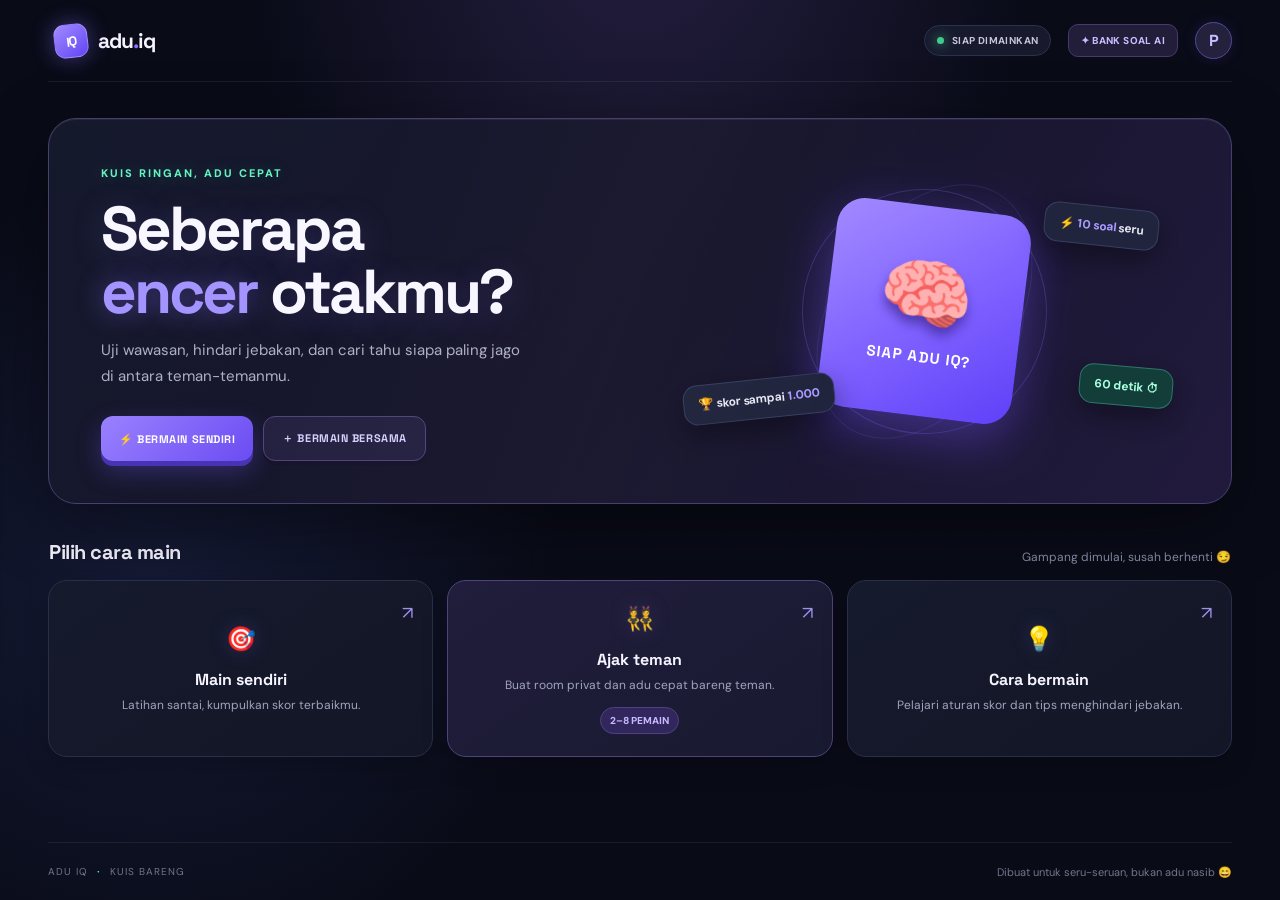
<file: index.html>
<!doctype html>
<html lang="id">
<head>
  <meta charset="utf-8" />
  <meta name="viewport" content="width=device-width, initial-scale=1" />
  <meta name="theme-color" content="#17172b" />
  <title>Adu IQ — Kuis Bareng</title>
  <link rel="preconnect" href="https://fonts.googleapis.com" />
  <link rel="preconnect" href="https://fonts.gstatic.com" crossorigin />
  <link href="https://fonts.googleapis.com/css2?family=DM+Sans:wght@400;500;600;700;800&family=Space+Grotesk:wght@500;600;700&display=swap" rel="stylesheet" />
  <link rel="stylesheet" href="styles.css?v=room-setup-2" />
  <link rel="stylesheet" href="ai.css" />
</head>
<body>
  <div class="app-shell">
    <header class="topbar">
      <button class="brand" data-screen="home" aria-label="Ke beranda"><span class="brand-mark">IQ</span><span>adu<span class="brand-accent">.</span>iq</span></button>
      <div class="topbar-right"><span class="online"><i></i> Siap dimainkan</span><a class="admin-shortcut" href="admin.html">✦ Bank soal AI</a><button class="avatar" id="avatarBtn" aria-label="Pengaturan pemain">A</button></div>
    </header>
    <main id="app" class="main-content" aria-live="polite"></main>
    <footer><span>ADU IQ <b>·</b> KUIS BARENG</span><span>Dibuat untuk seru-seruan, bukan adu nasib 😄</span></footer>
  </div>
  <div id="toast" class="toast" role="status"></div>
  <script src="app.js?v=room-setup-2"></script>
  <script src="multiplayer.js?v=room-setup-2"></script>
</body>
</html>
</file>
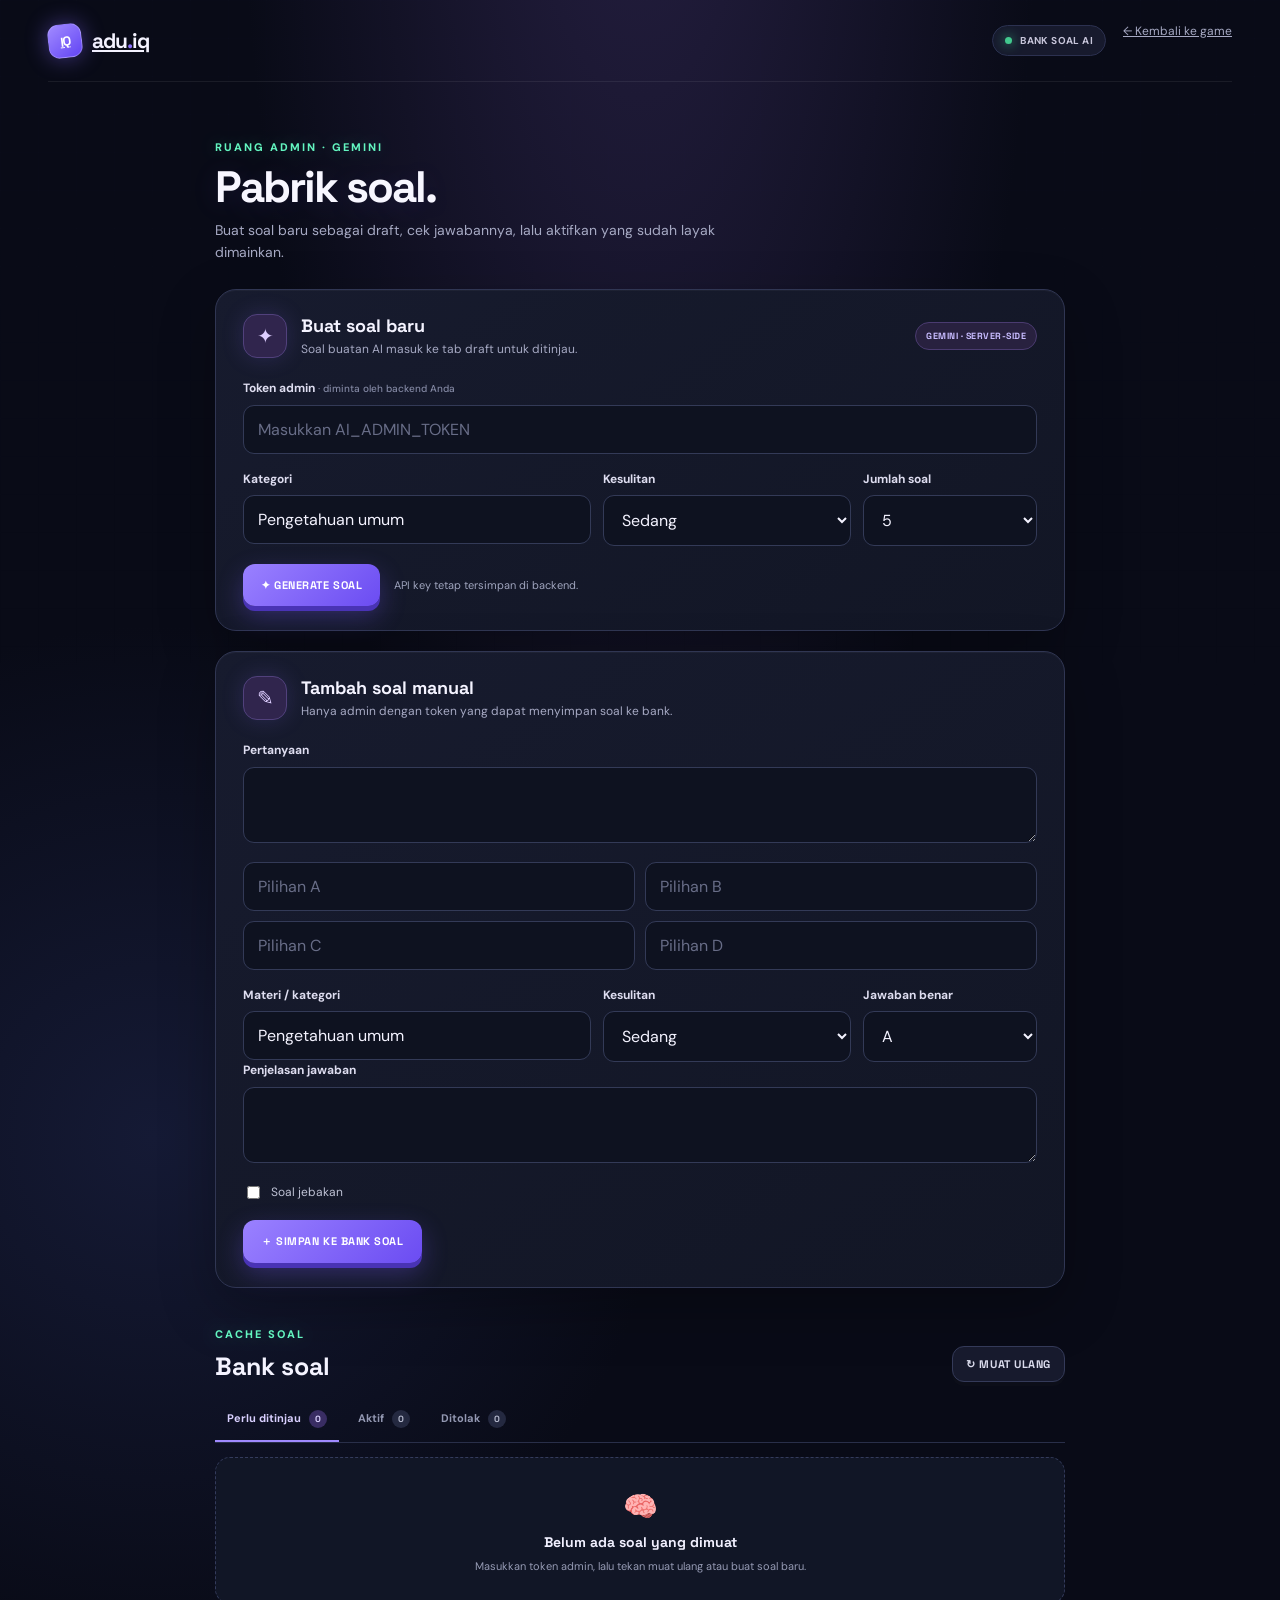
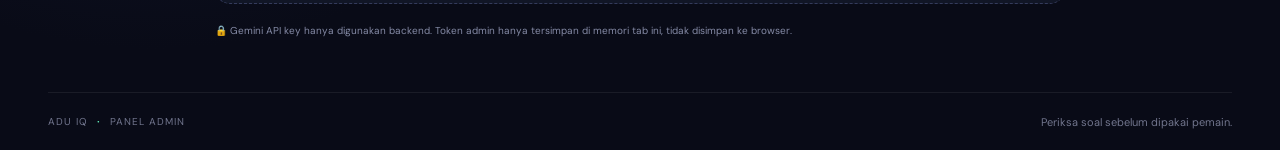
<file: admin.html>
<!doctype html>
<html lang="id">
<head>
  <meta charset="utf-8" />
  <meta name="viewport" content="width=device-width, initial-scale=1" />
  <meta name="theme-color" content="#090b17" />
  <title>Bank Soal AI — Adu IQ</title>
  <link rel="preconnect" href="https://fonts.googleapis.com" />
  <link rel="preconnect" href="https://fonts.gstatic.com" crossorigin />
  <link href="https://fonts.googleapis.com/css2?family=DM+Sans:wght@400;500;600;700;800&family=Space+Grotesk:wght@500;600;700&display=swap" rel="stylesheet" />
  <link rel="stylesheet" href="styles.css" />
  <link rel="stylesheet" href="admin.css" />
  <link rel="stylesheet" href="ai.css" />
</head>
<body>
  <div class="app-shell">
    <header class="topbar">
      <a class="brand" href="./"><span class="brand-mark">IQ</span><span>adu<span class="brand-accent">.</span>iq</span></a>
      <div class="topbar-right"><span class="online"><i></i> BANK SOAL AI</span><a class="back-link" href="./">← Kembali ke game</a></div>
    </header>
    <main class="main-content admin-main">
      <div class="admin-intro"><span class="eyebrow">RUANG ADMIN · GEMINI</span><h1 class="page-title">Pabrik soal.</h1><p class="page-sub">Buat soal baru sebagai draft, cek jawabannya, lalu aktifkan yang sudah layak dimainkan.</p></div>
      <section class="panel admin-generator">
        <div class="admin-panel-title"><div><span class="admin-icon">✦</span><div><h2>Buat soal baru</h2><p>Soal buatan AI masuk ke tab draft untuk ditinjau.</p></div></div><span class="provider-chip">GEMINI · SERVER-SIDE</span></div>
        <form id="admin-form">
          <label class="field-label" for="admin-token">Token admin <small>· diminta oleh backend Anda</small></label>
          <input class="input" id="admin-token" type="password" autocomplete="current-password" placeholder="Masukkan AI_ADMIN_TOKEN" required />
          <div class="admin-fields">
            <div><label class="field-label" for="category">Kategori</label><input class="input" id="category" maxlength="60" value="Pengetahuan umum" /></div>
            <div><label class="field-label" for="difficulty">Kesulitan</label><select class="select" id="difficulty"><option value="mudah">Mudah</option><option value="sedang" selected>Sedang</option><option value="sulit">Sulit</option></select></div>
            <div><label class="field-label" for="count">Jumlah soal</label><select class="select" id="count"><option>3</option><option selected>5</option><option>10</option></select></div>
          </div>
          <div class="admin-actions"><button class="btn btn-primary" id="generate-btn" type="submit">✦ Generate soal</button><span class="admin-status" id="admin-status">API key tetap tersimpan di backend.</span></div>
        </form>
        <div class="setup-hint" id="setup-hint" hidden></div>
      </section>
      <section class="panel admin-generator" style="margin-top:20px">
        <div class="admin-panel-title"><div><span class="admin-icon">✎</span><div><h2>Tambah soal manual</h2><p>Hanya admin dengan token yang dapat menyimpan soal ke bank.</p></div></div></div>
        <form id="manual-form">
          <label class="field-label" for="manual-question">Pertanyaan</label><textarea class="input" id="manual-question" maxlength="320" rows="3" required></textarea>
          <div class="manual-options"><input class="input" id="manual-a" maxlength="120" placeholder="Pilihan A" required /><input class="input" id="manual-b" maxlength="120" placeholder="Pilihan B" required /><input class="input" id="manual-c" maxlength="120" placeholder="Pilihan C" required /><input class="input" id="manual-d" maxlength="120" placeholder="Pilihan D" required /></div>
          <div class="admin-fields"><div><label class="field-label" for="manual-category">Materi / kategori</label><input class="input" id="manual-category" maxlength="40" value="Pengetahuan umum" /></div><div><label class="field-label" for="manual-difficulty">Kesulitan</label><select class="select" id="manual-difficulty"><option value="mudah">Mudah</option><option value="sedang" selected>Sedang</option><option value="sulit">Sulit</option></select></div><div><label class="field-label" for="manual-correct">Jawaban benar</label><select class="select" id="manual-correct"><option value="0">A</option><option value="1">B</option><option value="2">C</option><option value="3">D</option></select></div></div>
          <label class="field-label" for="manual-explanation">Penjelasan jawaban</label><textarea class="input" id="manual-explanation" maxlength="500" rows="2" required></textarea>
          <label class="manual-check"><input type="checkbox" id="manual-trap" /> Soal jebakan</label>
          <div class="admin-actions"><button class="btn btn-primary" type="submit">＋ Simpan ke bank soal</button><span class="admin-status" id="manual-status"></span></div>
        </form>
      </section>
      <section class="bank-section">
        <div class="bank-header"><div><span class="eyebrow">CACHE SOAL</span><h2>Bank soal</h2></div><button class="btn btn-outline btn-small" id="refresh-btn">↻ Muat ulang</button></div>
        <nav class="bank-tabs" aria-label="Status soal"><button class="bank-tab active" data-status="draft">Perlu ditinjau <span id="count-draft">0</span></button><button class="bank-tab" data-status="active">Aktif <span id="count-active">0</span></button><button class="bank-tab" data-status="rejected">Ditolak <span id="count-rejected">0</span></button></nav>
        <div id="question-list" class="question-list"><div class="empty-bank"><span>🧠</span><strong>Belum ada soal yang dimuat</strong><p>Masukkan token admin, lalu tekan muat ulang atau buat soal baru.</p></div></div>
      </section>
      <div class="security-note">🔒 Gemini API key hanya digunakan backend. Token admin hanya tersimpan di memori tab ini, tidak disimpan ke browser.</div>
    </main>
    <footer><span>ADU IQ <b>·</b> PANEL ADMIN</span><span>Periksa soal sebelum dipakai pemain.</span></footer>
  </div>
  <script src="admin.js"></script>
</body>
</html>
</file>
<file: styles.css>
:root{--ink:#19192d;--muted:#77788c;--paper:#f7f7fb;--purple:#7357ef;--purple-dark:#5d42dc;--mint:#a7f0d0;--coral:#ff887a;--line:#e9e8f0;--white:#fff;--shadow:0 18px 50px rgba(34,31,72,.09)}
*{box-sizing:border-box}body{margin:0;background:var(--paper);color:var(--ink);font-family:"DM Sans",sans-serif;min-height:100vh}button,input,select{font:inherit}button{cursor:pointer}.app-shell{max-width:1160px;margin:auto;padding:0 28px}.topbar{height:82px;display:flex;align-items:center;justify-content:space-between;border-bottom:1px solid var(--line)}.brand{display:flex;align-items:center;gap:10px;border:0;background:none;color:var(--ink);font-weight:800;font-size:20px;letter-spacing:-.7px}.brand-mark{width:34px;height:34px;background:var(--purple);color:white;border-radius:11px;display:grid;place-items:center;font:700 13px "Space Grotesk";transform:rotate(-7deg)}.brand-accent{color:var(--purple)}.topbar-right{display:flex;align-items:center;gap:17px}.online{font-size:12px;color:var(--muted);display:flex;align-items:center;gap:8px}.online i{width:7px;height:7px;background:#42c98e;border-radius:50%;box-shadow:0 0 0 4px #42c98e22}.avatar{border:0;background:#ece9ff;color:var(--purple);width:37px;height:37px;border-radius:50%;font-weight:800}.main-content{min-height:calc(100vh - 140px);padding:36px 0 54px}footer{height:58px;border-top:1px solid var(--line);display:flex;align-items:center;justify-content:space-between;font-size:10px;letter-spacing:1px;color:#a1a1b0}footer b{color:var(--purple);padding:0 5px}footer span:last-child{letter-spacing:0;font-size:11px}.hero{display:grid;grid-template-columns:1.03fr .97fr;gap:30px;align-items:center;min-height:360px;background:#fff;border:1px solid var(--line);border-radius:28px;padding:42px 52px;box-shadow:var(--shadow);overflow:hidden;position:relative}.eyebrow{color:var(--purple);font-size:11px;letter-spacing:2px;font-weight:800;text-transform:uppercase}.hero h1,.page-title{font:700 clamp(38px,5vw,62px)/1.02 "Space Grotesk",sans-serif;letter-spacing:-3px;margin:15px 0}.hero h1 em{font-style:normal;color:var(--purple)}.hero p{color:var(--muted);line-height:1.7;max-width:420px;font-size:15px}.hero-actions{display:flex;gap:10px;flex-wrap:wrap;margin-top:27px}.btn{border:0;border-radius:13px;padding:14px 18px;font-size:13px;font-weight:700;transition:.18s ease}.btn:hover{transform:translateY(-2px)}.btn-primary{background:var(--purple);color:#fff;box-shadow:0 8px 20px #7357ef33}.btn-primary:hover{background:var(--purple-dark)}.btn-light{background:#f2f0ff;color:var(--purple)}.btn-outline{background:#fff;border:1px solid var(--line);color:var(--ink)}.btn-small{padding:10px 13px;font-size:12px}.hero-art{height:270px;position:relative;display:grid;place-items:center}.orbit{position:absolute;width:245px;height:245px;border:1px solid #e8e3ff;border-radius:50%;transform:rotate(-22deg)}.orbit:before,.orbit:after{content:"";position:absolute;border:1px solid #f1efff;border-radius:50%;inset:22px}.orbit:after{inset:-18px 30px;transform:rotate(55deg)}.brain-card{width:195px;height:210px;border-radius:28px;background:linear-gradient(145deg,#8066f7,#5f45db);box-shadow:0 22px 48px #654bdb48;transform:rotate(7deg);display:flex;flex-direction:column;align-items:center;justify-content:center;color:white;position:relative;z-index:1}.brain{font-size:76px;line-height:1;filter:drop-shadow(0 7px 4px #402ca066)}.brain-card span:last-child{font:700 15px "Space Grotesk";margin-top:14px;letter-spacing:1px}.float{position:absolute;z-index:2;border-radius:14px;background:#fff;box-shadow:0 9px 25px #221f481a;padding:11px 14px;font-size:12px;font-weight:700}.float.one{top:30px;right:20px;transform:rotate(6deg)}.float.two{bottom:27px;left:12px;transform:rotate(-6deg)}.float.three{right:6px;bottom:40px;background:var(--mint);transform:rotate(5deg)}.float b{color:var(--purple)}.section-heading{display:flex;align-items:end;justify-content:space-between;margin:35px 1px 15px}.section-heading h2{font:700 20px "Space Grotesk";margin:0;letter-spacing:-.5px}.section-heading span{font-size:12px;color:var(--muted)}.mode-grid{display:grid;grid-template-columns:repeat(3,1fr);gap:14px}.mode-card{border:1px solid var(--line);background:#fff;border-radius:19px;padding:22px;min-height:150px;position:relative;transition:.2s}.mode-card:hover{transform:translateY(-3px);box-shadow:var(--shadow)}.mode-icon{font-size:24px;margin-bottom:15px}.mode-card h3{font:700 16px "Space Grotesk";margin:0 0 6px}.mode-card p{margin:0;color:var(--muted);font-size:12px;line-height:1.55}.arrow{position:absolute;right:19px;top:20px;color:#a5a4b3;font-size:18px}.mode-card.highlight{background:#f0edff;border-color:#e6e1ff}.pill{display:inline-flex;padding:6px 9px;background:#e5e0ff;color:var(--purple);font-size:10px;font-weight:800;border-radius:99px;margin-top:12px}.page-wrap{max-width:760px;margin:0 auto}.back-link{border:0;background:none;color:var(--muted);font-size:12px;padding:4px 0;margin-bottom:20px}.back-link:hover{color:var(--purple)}.page-title{font-size:39px;letter-spacing:-2px;margin:8px 0}.page-sub{color:var(--muted);font-size:14px;line-height:1.6;margin:0 0 26px}.panel{background:#fff;border:1px solid var(--line);border-radius:21px;padding:26px;box-shadow:0 10px 30px #221f4808}.field-label{display:block;font-weight:700;font-size:12px;margin-bottom:9px}.input,.select{border:1px solid var(--line);background:#fbfbfd;border-radius:11px;padding:13px 14px;width:100%;outline:none;color:var(--ink)}.input:focus,.select:focus{border-color:#a899ff;box-shadow:0 0 0 3px #7357ef17}.row{display:grid;grid-template-columns:1fr 1fr;gap:14px}.form-row{margin:17px 0}.full{width:100%}.divider{display:flex;align-items:center;gap:14px;color:#aaa;font-size:11px;margin:17px 0}.divider:before,.divider:after{content:"";height:1px;background:var(--line);flex:1}.code-input{text-transform:uppercase;letter-spacing:5px;font:700 21px "Space Grotesk";text-align:center}.room-code{display:inline-flex;align-items:center;gap:12px;background:#f0edff;padding:13px 16px;border-radius:13px;font:700 22px "Space Grotesk";letter-spacing:4px;color:var(--purple)}.room-code button{border:0;background:white;color:var(--purple);border-radius:9px;padding:7px 9px;font-size:11px;letter-spacing:0}.players{display:flex;flex-direction:column;gap:9px;margin:19px 0}.player-row{display:flex;align-items:center;gap:11px;background:#fafafd;border:1px solid #f0eff5;border-radius:12px;padding:10px 12px;font-size:13px}.player-dot{width:31px;height:31px;display:grid;place-items:center;border-radius:10px;background:#e8e4ff;color:var(--purple);font-weight:800}.player-row small{margin-left:auto;color:#36a873;font-size:10px}.notice{background:#fff8e7;color:#8f7027;padding:12px 14px;border-radius:11px;font-size:11px;line-height:1.5;margin:16px 0}.quiz-top{display:flex;align-items:center;justify-content:space-between;margin-bottom:18px}.progress-label{font-size:12px;color:var(--muted);font-weight:700}.progress-label b{color:var(--ink)}.timer{width:52px;height:52px;border-radius:50%;background:#f0edff;color:var(--purple);display:grid;place-items:center;font:700 16px "Space Grotesk";position:relative}.timer.urgent{background:#fff0ed;color:#ea5b4b}.progress{height:6px;border-radius:10px;background:#e9e7f2;overflow:hidden;margin-bottom:26px}.progress div{height:100%;background:var(--purple);border-radius:10px;transition:width .3s}.category-tag{display:inline-flex;color:#7462cf;background:#f2efff;border-radius:7px;padding:6px 9px;font-size:10px;font-weight:800;letter-spacing:.5px;text-transform:uppercase}.question{font:700 clamp(23px,4vw,32px)/1.25 "Space Grotesk";letter-spacing:-1px;margin:14px 0 21px}.answers{display:grid;grid-template-columns:1fr 1fr;gap:10px}.answer{border:1px solid var(--line);background:white;text-align:left;border-radius:13px;padding:15px;display:flex;align-items:center;gap:12px;font-weight:600;font-size:13px;transition:.15s}.answer:hover:not(:disabled){border-color:#b9adff;background:#faf9ff;transform:translateY(-1px)}.answer .letter{width:28px;height:28px;flex:none;border-radius:8px;display:grid;place-items:center;background:#f3f2f7;color:#848395;font:700 12px "Space Grotesk"}.answer.selected{border-color:#8773f5;background:#f4f1ff}.answer.correct{border-color:#69d3a5;background:#edfff6}.answer.wrong{border-color:#ff9b8d;background:#fff3f0}.answer.correct .letter{background:#a7f0d0;color:#16764d}.answer.wrong .letter{background:#ffc5bb;color:#aa4235}.feedback{margin-top:15px;padding:15px;border-radius:13px;display:none;font-size:12px;line-height:1.55}.feedback.show{display:block}.feedback.good{background:#ecfff5;color:#267650}.feedback.bad{background:#fff2ef;color:#a9493d}.quiz-bottom{display:flex;align-items:center;justify-content:space-between;margin-top:18px;color:var(--muted);font-size:11px}.score-chip{background:#f5f4fa;padding:8px 11px;border-radius:9px;font-weight:700;color:var(--ink)}.result-head{text-align:center;padding:26px 0 15px}.result-emoji{font-size:48px}.result-head .page-title{margin:8px 0}.result-head p{color:var(--muted);font-size:13px}.result-score{display:inline-flex;align-items:baseline;gap:6px;background:#f0edff;border-radius:12px;padding:9px 14px;color:var(--purple);font:700 20px "Space Grotesk"}.result-score small{font:600 10px "DM Sans";color:#8173c9}.result-stats{display:grid;grid-template-columns:repeat(3,1fr);gap:10px;margin:22px 0}.stat{background:#fafafd;border:1px solid #f0eff5;padding:14px;border-radius:13px;text-align:center}.stat strong{font:700 21px "Space Grotesk";display:block}.stat span{font-size:10px;color:var(--muted)}.review-list{display:flex;flex-direction:column;gap:9px}.review-row{display:flex;align-items:flex-start;gap:10px;padding:12px;background:#fafafd;border-radius:11px;font-size:12px}.review-icon{font-size:15px}.review-row strong{display:block;margin-bottom:3px}.review-row small{color:var(--muted);line-height:1.45}.result-actions{display:flex;justify-content:center;gap:10px;margin-top:20px}.instructions{display:grid;gap:10px}.instruction{display:flex;gap:13px;padding:15px;background:#fafafd;border-radius:13px}.instruction b{color:var(--purple);font:700 16px "Space Grotesk"}.instruction strong{font-size:13px}.instruction p{margin:4px 0 0;color:var(--muted);font-size:11px;line-height:1.5}.settings-line{display:flex;align-items:center;justify-content:space-between;padding:17px 0;border-bottom:1px solid var(--line)}.settings-line:last-child{border:0}.settings-line strong{font-size:13px}.settings-line small{display:block;color:var(--muted);font-size:11px;margin-top:3px}.switch{accent-color:var(--purple);width:18px;height:18px}.toast{position:fixed;bottom:23px;left:50%;transform:translate(-50%,15px);padding:12px 17px;background:#24233c;color:white;border-radius:11px;font-size:12px;opacity:0;pointer-events:none;transition:.2s;z-index:10;box-shadow:var(--shadow)}.toast.show{opacity:1;transform:translate(-50%,0)}.empty-room{text-align:center;padding:24px;background:#fafafd;border-radius:14px}.empty-room .room-emoji{font-size:32px}.empty-room strong{display:block;font-size:13px;margin:7px}.empty-room p{font-size:11px;color:var(--muted);line-height:1.5;max-width:330px;margin:0 auto}
@media(max-width:760px){.app-shell{padding:0 17px}.topbar{height:68px}.main-content{padding:22px 0 35px}.hero{grid-template-columns:1fr;padding:30px 25px;gap:0}.hero h1{font-size:45px}.hero-art{height:220px;grid-row:1}.brain-card{width:155px;height:170px}.brain{font-size:60px}.orbit{width:200px;height:200px}.float.one{right:10%}.float.two{left:6%}.float.three{right:6%}.mode-grid{grid-template-columns:1fr}.mode-card{min-height:125px}.section-heading{margin-top:27px}.section-heading span{font-size:10px}.page-title{font-size:34px}.panel{padding:20px}.answers{grid-template-columns:1fr}.answer{padding:12px}.row{grid-template-columns:1fr}.result-stats{gap:6px}.stat{padding:11px 5px}.stat strong{font-size:18px}footer{font-size:9px}footer span:last-child{max-width:150px;text-align:right;font-size:10px}.online{display:none}}

/* Arcade skin: move the interface from a web dashboard into a playful game HUD. */
:root{--ink:#f4f3ff;--muted:#a6a9c3;--paper:#090b17;--purple:#8c72ff;--purple-dark:#7156f2;--mint:#63f5c0;--coral:#ff7a8c;--line:#252a42;--white:#14182a;--shadow:0 18px 60px #0008}
body{background:radial-gradient(ellipse at 50% -20%,#272044 0,transparent 45%),radial-gradient(circle at 12% 65%,#151a35 0,transparent 32%),#090b17;color:var(--ink);overflow-x:hidden}
body:before{content:"";position:fixed;inset:0;pointer-events:none;opacity:.18;z-index:-1;background-image:linear-gradient(#42496b22 1px,transparent 1px),linear-gradient(90deg,#42496b22 1px,transparent 1px);background-size:38px 38px;mask-image:linear-gradient(to bottom,#000,transparent 88%)}
.app-shell{max-width:1240px}.topbar{border-bottom:1px solid #ffffff12}.brand{color:var(--ink);font:700 21px "Space Grotesk";letter-spacing:-1px}.brand-mark{background:linear-gradient(145deg,#a18aff,#6245f4);box-shadow:0 0 22px #8066f777;transform:rotate(-7deg);border:1px solid #c1b4ff66}.online{color:#c7c5da;background:#171a2d;border:1px solid #2c3150;padding:8px 12px;border-radius:99px;font-size:10px;letter-spacing:.4px;text-transform:uppercase;font-weight:700}.online i{box-shadow:0 0 12px #42c98e}.avatar{background:#24213c;color:#c9bcff;border:1px solid #55489b;font-family:"Space Grotesk";box-shadow:0 0 15px #7357ef22}.main-content{min-height:calc(100vh - 140px)}footer{color:#71758d;border-top:1px solid #ffffff12}footer b{color:var(--mint)}
.hero{background:linear-gradient(125deg,#15192c 0%,#17152c 52%,#211a3d 100%);border:1px solid #47406e;border-radius:28px;box-shadow:0 20px 70px #0006,inset 0 1px #ffffff12;position:relative}.hero:after{content:"";position:absolute;inset:0;border-radius:inherit;pointer-events:none;background:linear-gradient(110deg,transparent 25%,#ffffff05 49%,transparent 68%)}.hero h1{color:#f8f7ff;text-shadow:0 5px 35px #8d72ff38}.hero h1 em{color:#a394ff;text-shadow:0 0 27px #8c72ff77}.eyebrow{color:var(--mint);text-shadow:0 0 18px #63f5c055}.hero p{color:#adb0c6}.btn{position:relative;isolation:isolate;overflow:hidden;border-radius:12px;text-transform:uppercase;letter-spacing:.55px;font:700 11px "Space Grotesk";transition:transform .14s cubic-bezier(.2,.9,.3,1.4),box-shadow .2s,background .2s,border-color .2s}.btn:active,.btn.is-pressed{transform:translateY(2px) scale(.97)!important}.btn-primary{background:linear-gradient(135deg,#9a81ff,#6b4cf2);box-shadow:0 5px 0 #4933b5,0 10px 26px #7357ef55;color:white}.btn-primary:hover{background:linear-gradient(135deg,#ad9aff,#8066ff);box-shadow:0 5px 0 #4933b5,0 0 28px #8b73ff77}.btn-light{background:#252141;border:1px solid #514580;color:#d8ceff;box-shadow:0 4px 0 #171329}.btn-outline{background:#171a2d;border:1px solid #343a59;color:#dbdced;box-shadow:0 4px 0 #0c0e19}.btn-outline:hover,.btn-light:hover{border-color:#8c72ff;box-shadow:0 4px 0 #0c0e19,0 0 18px #7357ef44}.hero-art{filter:saturate(1.1)}.orbit{border-color:#8271d444;animation:orbit-spin 24s linear infinite}.orbit:before,.orbit:after{border-color:#887aff26}.brain-card{background:linear-gradient(145deg,#a18aff,#5f42e9);box-shadow:0 20px 52px #7657ff55,0 0 60px #7557ff22;animation:float-card 4s ease-in-out infinite}.brain{filter:drop-shadow(0 8px 6px #28136588);animation:brain-bob 3s ease-in-out infinite}.float{background:#20243a;color:#e7e6f2;border:1px solid #383e5f;box-shadow:0 10px 30px #0006;animation:float-card 4s ease-in-out infinite}.float.two{animation-delay:-1.2s}.float.three{animation-delay:-2.3s;background:#163c38;color:#adffe0;border-color:#32756a}.float b{color:#ae9dff}.section-heading h2{color:#f5f4ff}.section-heading span{color:#898da8}.mode-card{background:linear-gradient(145deg,#161a2d,#121626);border:1px solid #292f49;box-shadow:0 9px 26px #0003;color:var(--ink)}.mode-card:hover{border-color:#7965db;box-shadow:0 10px 34px #513bb433,0 0 0 1px #8a75ef22}.mode-card.highlight{background:linear-gradient(145deg,#211d3c,#181a30);border-color:#51427f}.mode-icon{filter:drop-shadow(0 0 10px #8d72ff33)}.mode-card h3{color:#f6f4ff}.mode-card p{color:#a0a4bd}.arrow{color:#9e91ed}.pill{background:#31275c;color:#c8baff;border:1px solid #514182}
.back-link{color:#a6a9c3}.back-link:hover{color:var(--mint)}.page-title{color:#f7f6ff;text-shadow:0 4px 28px #8c72ff22}.page-sub{color:#a6a9c3}.panel{background:linear-gradient(145deg,#171b2e,#121625);border:1px solid #303653;box-shadow:0 20px 55px #0004,inset 0 1px #ffffff09}.field-label{color:#deddf0}.input,.select{background:#0e1220;border:1px solid #333a57;color:#f4f3ff}.input::placeholder{color:#686d87}.input:focus,.select:focus{border-color:#8872fa;box-shadow:0 0 0 3px #7357ef22}.divider{color:#747994}.divider:before,.divider:after{background:#303653}.code-input{color:#c2b3ff}.room-code{background:#282244;color:#c7baff;border:1px solid #544583;box-shadow:0 0 24px #7357ef22}.room-code button{background:#3b315d;color:#e4dcff}.player-row,.empty-room{background:#111626;border:1px solid #292f48;color:#e9e8f6}.player-dot{background:#302752;color:#d6caff}.player-row small{color:#63f5c0}.notice{background:#30291b;color:#ead08b;border:1px solid #5c4b2c}.quiz-top{margin-bottom:16px}.progress-label{color:#a6a9c3;letter-spacing:1px}.progress-label b{color:#f4f3ff}.timer{background:#252044;border:1px solid #514182;color:#c2b1ff;box-shadow:0 0 19px #7357ef2d,inset 0 0 14px #7357ef15}.timer.urgent{background:#3e1e2a;color:#ff9eae;border-color:#a8405d;box-shadow:0 0 20px #ff557755;animation:timer-pulse .7s infinite alternate}.progress{background:#242940;border:1px solid #303653;height:8px}.progress div{background:linear-gradient(90deg,#71f1c4,#a08aff 65%,#d27aff);box-shadow:0 0 14px #9073ff99}.category-tag{color:#c4b7ff;background:#292247;border:1px solid #45396e}.question{color:#f6f5ff;text-shadow:0 4px 20px #0004}.answer{background:#14192a;border:1px solid #303653;color:#e6e6f4;box-shadow:0 3px 0 #0a0c16;text-transform:none;letter-spacing:0;font-family:"DM Sans",sans-serif;line-height:1.4;transition:transform .15s cubic-bezier(.2,.9,.3,1.4),border .15s,background .15s,box-shadow .15s}.answer:hover:not(:disabled){border-color:#8974ed;background:#211d38;box-shadow:0 3px 0 #0a0c16,0 0 18px #7357ef29}.answer .letter{background:#272c43;color:#b3b6ca;border:1px solid #3c4260}.answer.selected{border-color:#a291ff;background:#282144;box-shadow:0 0 20px #7357ef44}.answer.correct{border-color:#48c89b;background:#12332e;box-shadow:0 0 22px #49d5a340;animation:answer-pop .32s cubic-bezier(.2,.9,.3,1.3)}.answer.wrong{border-color:#fc718a;background:#3a1b2a;box-shadow:0 0 18px #ff5a7830;animation:answer-shake .3s}.answer.correct .letter{background:#1c634c;color:#a3ffda;border-color:#39a77d}.answer.wrong .letter{background:#743047;color:#ffc3ce;border-color:#a64c67}.feedback.good{background:#12332e;color:#b2ffe0;border:1px solid #2f785f;animation:feedback-in .3s ease-out}.feedback.bad{background:#381d2a;color:#ffc1ca;border:1px solid #814055;animation:feedback-in .3s ease-out}.quiz-bottom{color:#9b9fb7}.score-chip{background:#24213b;color:#d7ccff;border:1px solid #463a70}.result-head p{color:#a6a9c3}.result-score{background:#292246;color:#d0c4ff;border:1px solid #59478e;box-shadow:0 0 25px #7357ef2b}.result-score small{color:#aa9cd9}.stat,.review-row{background:#111626;border:1px solid #292f48;color:#f3f2ff}.stat span,.review-row small{color:#a6a9c3}.instruction{background:#111626;border:1px solid #292f48}.instruction strong{color:#f3f2ff}.instruction p{color:#a6a9c3}.settings-line{border-bottom-color:#303653}.settings-line strong{color:#f2f1ff}.settings-line small{color:#969bb4}.switch{accent-color:#9a81ff}.toast{background:#292641;border:1px solid #625390;box-shadow:0 8px 30px #0008;color:#f6f4ff}
.screen-enter{animation:screen-enter .38s cubic-bezier(.18,.75,.25,1) both}.ripple{position:absolute;z-index:0;border-radius:50%;background:#ffffff55;transform:scale(0);animation:ripple .48s ease-out forwards;pointer-events:none;mix-blend-mode:screen}.answer,.back-link{position:relative;overflow:hidden;touch-action:manipulation}.confetti{position:fixed;z-index:9;top:-12px;left:var(--x);width:7px;height:12px;border-radius:2px;background:var(--c);animation:confetti-fall var(--d) ease-in var(--delay) forwards;pointer-events:none;box-shadow:0 0 8px var(--c)}.no-motion *, .no-motion *:before,.no-motion *:after{animation:none!important;transition:none!important;scroll-behavior:auto!important}
@keyframes screen-enter{from{opacity:0;transform:translateY(14px) scale(.99);filter:blur(3px)}to{opacity:1;transform:translateY(0) scale(1);filter:blur(0)}}@keyframes orbit-spin{to{transform:rotate(338deg)}}@keyframes float-card{0%,100%{translate:0 0}50%{translate:0 -8px}}@keyframes brain-bob{0%,100%{transform:translateY(0) rotate(-2deg)}50%{transform:translateY(-7px) rotate(2deg)}}@keyframes timer-pulse{to{transform:scale(1.08)}}@keyframes answer-pop{50%{transform:scale(1.025)}}@keyframes answer-shake{25%{transform:translateX(-4px)}75%{transform:translateX(4px)}}@keyframes feedback-in{from{opacity:0;transform:translateY(7px)}to{opacity:1;transform:translateY(0)}}@keyframes ripple{to{transform:scale(4);opacity:0}}@keyframes confetti-fall{to{transform:translate3d(var(--drift),110vh,0) rotate(720deg);opacity:.1}}
@media(max-width:760px){.hero{background:linear-gradient(145deg,#171b2d,#201a3a)}.panel{box-shadow:0 13px 40px #0004}.answer:active{transform:scale(.985)}.mode-card{background:linear-gradient(145deg,#161a2d,#121626)}}
@media(prefers-reduced-motion:reduce){*,*:before,*:after{scroll-behavior:auto!important;animation-duration:.01ms!important;animation-iteration-count:1!important;transition-duration:.01ms!important}}
.mp-scoreboard{display:grid;gap:8px;margin:18px 0}.mp-scoreboard .player-row{border:1px solid rgba(143,151,209,.18);border-radius:14px;padding:10px 12px}.mp-scoreboard .player-row small{margin-left:auto;white-space:nowrap}.mp-players-panel{margin-top:16px}.mp-players-panel h3{margin:0;font:700 18px 'Space Grotesk',sans-serif}
.mp-chat-panel{margin-top:16px;border-color:#5a4b8a;background:linear-gradient(145deg,#19172f,#121827)}.mp-chat-heading{display:flex;align-items:center;justify-content:space-between;gap:12px}.mp-chat-heading h3{margin:5px 0 14px;font:700 20px 'Space Grotesk',sans-serif}.mp-live-dot{color:#65f3ba;font:700 10px 'Space Grotesk',sans-serif;letter-spacing:1px;white-space:nowrap}.mp-chat-list{height:150px;overflow-y:auto;display:flex;flex-direction:column;gap:7px;padding:10px;border:1px solid #343456;border-radius:12px;background:#0b1020}.mp-chat-line{display:flex;gap:9px;align-items:flex-start;font-size:13px;line-height:1.4;overflow-wrap:anywhere}.mp-chat-line strong{color:#b9a9ff;flex-shrink:0}.mp-chat-line span{color:#e9e7f8}.mp-chat-empty{margin:auto;color:#8e93ac;text-align:center;font-size:12px}.mp-chat-composer{display:flex;gap:8px;margin-top:10px}.mp-chat-composer .input{min-width:0;flex:1}.mp-chat-composer .btn{flex-shrink:0}.mp-chat-composer .btn:disabled{opacity:.45;cursor:not-allowed;box-shadow:none}.mp-chat-meta{display:flex;justify-content:space-between;gap:8px;margin-top:8px;color:#969bb4;font-size:11px}.mp-mute-btn{background:#33263b;border:1px solid #704b79;border-radius:8px;color:#ffd0e4;padding:5px 7px;font-size:10px;white-space:nowrap}.mp-flying-layer{position:fixed;top:12vh;left:0;width:100vw;height:55vh;overflow:hidden;pointer-events:none;z-index:30}.mp-flying-comment{position:absolute;display:flex;gap:8px;align-items:center;max-width:min(70vw,460px);padding:7px 12px;border:1px solid hsl(var(--hue) 85% 72% / .6);border-radius:999px;background:#151324d9;color:white;box-shadow:0 4px 20px #0009,0 0 15px hsl(var(--hue) 80% 60% / .35);font:700 13px 'Space Grotesk',sans-serif;white-space:nowrap;overflow:hidden;text-overflow:ellipsis}.mp-flying-comment strong{color:hsl(var(--hue) 95% 78%)}.mp-flying-comment span{overflow:hidden;text-overflow:ellipsis}.mp-fly-horizontal{top:var(--lane);left:0;animation:mp-fly-across var(--duration) linear forwards}.mp-fly-vertical{top:0;left:var(--lane);animation:mp-fly-down var(--duration) linear forwards}@keyframes mp-fly-across{from{transform:translateX(100vw);opacity:0}8%{opacity:1}90%{opacity:1}to{transform:translateX(-110%);opacity:0}}@keyframes mp-fly-down{from{transform:translateY(-70px);opacity:0}10%{opacity:1}90%{opacity:1}to{transform:translateY(60vh);opacity:0}}@media(max-width:760px){.mp-chat-list{height:130px}.mp-flying-comment{max-width:78vw;font-size:11px}.mp-scoreboard .player-row{flex-wrap:wrap}.mp-chat-composer .btn{padding-inline:10px}}
@media(max-width:760px){body.mp-in-game .page-wrap{padding-bottom:calc(240px + env(safe-area-inset-bottom))}.mp-in-game .mp-chat-panel{position:fixed;left:8px;right:8px;bottom:calc(8px + env(safe-area-inset-bottom));z-index:20;margin:0;padding:10px 12px;height:clamp(168px,29vh,220px);display:flex;flex-direction:column;box-shadow:0 0 0 1px #8d72ff55,0 -14px 35px #070813dc}.mp-in-game .mp-chat-heading h3{font-size:15px;margin:2px 0 6px}.mp-in-game .mp-chat-heading .eyebrow{font-size:9px}.mp-in-game .mp-live-dot{font-size:9px}.mp-in-game .mp-chat-list{height:auto;min-height:0;flex:1;padding:6px 8px}.mp-in-game .mp-chat-line{font-size:11px}.mp-in-game .mp-chat-composer{margin-top:6px}.mp-in-game .mp-chat-composer .input{height:36px;padding:7px 9px;font-size:12px}.mp-in-game .mp-chat-composer .btn{height:36px}.mp-in-game .mp-chat-meta{font-size:9px;margin-top:4px}.mp-in-game .mp-flying-layer{height:46vh}}
.mp-result-subtitle{font:700 18px 'Space Grotesk',sans-serif;margin:0 0 13px}.mp-result-players{display:grid;gap:8px;margin-bottom:22px}.mp-result-player{display:flex;align-items:center;gap:12px;width:100%;padding:10px 13px;background:#121629;color:#f5f4ff;border:1px solid #303854;border-radius:13px;text-align:left;cursor:pointer}.mp-result-player:hover,.mp-result-player.selected{border-color:#9a81ff;background:#24203d;box-shadow:0 0 18px #7357ef2b}.mp-result-player strong{flex:1}.mp-result-player>span:last-child{color:#c5b9ff;font-size:12px;white-space:nowrap}.mp-result-summary{padding-top:18px;border-top:1px solid #343a59}.mp-result-summary>h3{font:700 20px 'Space Grotesk',sans-serif;margin:0 0 15px}.mp-result-summary .result-stats{margin-bottom:25px}.mp-review-card{padding:15px;border:1px solid #303854;border-radius:13px;background:#111626}.mp-review-card+.mp-review-card{margin-top:10px}.mp-review-head{display:flex;justify-content:space-between;gap:10px;color:#e9e6ff}.mp-review-head span{color:#bcaeff;font-weight:700}.mp-review-card p{margin:9px 0;color:#f5f4ff}.mp-review-card small{display:block;margin-top:5px;color:#aab0ca;line-height:1.45}@media(max-width:760px){.mp-result-player{flex-wrap:wrap}.mp-result-player>span:last-child{margin-left:auto}.mp-result-summary .result-stats{grid-template-columns:repeat(3,minmax(0,1fr))}.mp-result-summary .stat strong{font-size:16px}}
.mp-manual-question { border:1px solid #353a58; border-radius:14px; padding:15px; margin:14px 0; }
.mp-manual-question legend { padding:0 8px; color:#d8d0ff; font-weight:700; }
.mp-manual-options { display:grid; grid-template-columns:1fr 1fr; gap:8px; margin:10px 0; }
.mp-manual-question textarea { resize:vertical; min-height:70px; padding-top:12px; }
#room-options .field-label, #room-admin-fields .field-label, .mp-manual-question .field-label { margin-top:12px; }
@media (max-width:640px) { .mp-manual-options { grid-template-columns:1fr; } }
</file>
<file: ai.css>
.admin-shortcut{font-size:10px;font-weight:800;letter-spacing:.4px;text-transform:uppercase;color:#c9bcff;background:#221d39;border:1px solid #46396c;border-radius:10px;padding:9px 12px;text-decoration:none;transition:.16s}.admin-shortcut:hover{color:#f3ecff;border-color:#9580ff;box-shadow:0 0 16px #8c72ff35}.loading-wrap{min-height:390px;display:flex;flex-direction:column;align-items:center;justify-content:center;text-align:center}.loading-wrap .page-title{font-size:clamp(30px,5vw,48px)}.loading-wrap .page-sub{max-width:400px}.loading-orbit{width:112px;height:112px;border:1px solid #554784;border-radius:50%;display:grid;place-items:center;margin-bottom:25px;box-shadow:0 0 34px #7357ef33,inset 0 0 25px #7357ef22;position:relative;animation:orbit-spin 4s linear infinite}.loading-orbit:before,.loading-orbit:after{content:"";position:absolute;inset:10px;border:1px dashed #9580ff77;border-radius:50%}.loading-orbit:after{inset:-8px 26px;transform:rotate(58deg)}.loading-orbit span{font-size:43px;animation:brain-bob 1.4s ease-in-out infinite}.no-motion *, .no-motion *:before, .no-motion *:after{animation:none!important;transition:none!important;scroll-behavior:auto!important}@media(max-width:760px){.admin-shortcut{font-size:0;padding:9px 10px}.admin-shortcut:first-letter{font-size:14px}}
</file>
<file: admin.css>
.admin-main {
  max-width: 850px;
  margin: 0 auto;
}
.admin-intro {
  margin: 17px 0 25px;
}
.admin-intro .page-title {
  font-size: 44px;
  margin: 9px 0;
}
.admin-intro .page-sub {
  max-width: 540px;
  margin: 0;
}
.admin-generator {
  padding: 24px 27px;
}
.admin-panel-title,
.admin-panel-title > div,
.admin-actions,
.bank-header {
  display: flex;
  align-items: center;
  justify-content: space-between;
  gap: 14px;
}
.admin-panel-title > div {
  justify-content: flex-start;
}
.admin-icon {
  width: 44px;
  height: 44px;
  border-radius: 14px;
  display: grid;
  place-items: center;
  color: #ddceff;
  background: #30254d;
  border: 1px solid #51417c;
  font-size: 20px;
  box-shadow: 0 0 22px #8c72ff2c;
}
.admin-panel-title h2,
.bank-header h2 {
  margin: 0;
  font: 700 18px "Space Grotesk";
}
.admin-panel-title p {
  margin: 4px 0 0;
  color: #a6a9c3;
  font-size: 12px;
}
.provider-chip {
  color: #c8bcff;
  background: #28213f;
  border: 1px solid #4a3b70;
  border-radius: 99px;
  padding: 7px 10px;
  white-space: nowrap;
  font: 700 9px "Space Grotesk";
  letter-spacing: 0.5px;
}
.admin-generator form {
  margin-top: 22px;
}
.manual-options { display:grid; grid-template-columns:1fr 1fr; gap:10px; margin:14px 0; }
.manual-check { display:flex; align-items:center; gap:8px; margin-top:15px; color:#bfc2d5; font-size:12px; }
textarea.input { resize:vertical; min-height:76px; padding-top:12px; }
.field-label small {
  font-weight: 500;
  color: #8388a3;
}
.admin-fields {
  display: grid;
  grid-template-columns: 1.4fr 1fr 0.7fr;
  gap: 12px;
  margin-top: 17px;
}
.admin-fields .field-label {
  margin-bottom: 8px;
}
.admin-actions {
  justify-content: flex-start;
  margin-top: 18px;
}
.admin-status {
  font-size: 11px;
  color: #9fa4bd;
}
.admin-status.loading {
  color: #c6b5ff;
}
.admin-status.success {
  color: #75e6b7;
}
.admin-status.error {
  color: #ff9aac;
}
.setup-hint {
  margin-top: 14px;
  padding: 13px 15px;
  color: #ffe3a0;
  background: #332a1c;
  border: 1px solid #5f4c2f;
  border-radius: 11px;
  font-size: 12px;
  line-height: 1.6;
}
.bank-section {
  margin-top: 34px;
}
.bank-header {
  align-items: flex-end;
}
.bank-header h2 {
  font-size: 25px;
  margin-top: 7px;
}
.bank-tabs {
  display: flex;
  gap: 7px;
  margin: 17px 0 14px;
  border-bottom: 1px solid #292f49;
}
.bank-tab {
  border: 0;
  background: none;
  color: #9398b2;
  padding: 11px 12px 12px;
  font-size: 11px;
  font-weight: 700;
  border-bottom: 2px solid transparent;
  transition: 0.16s;
}
.bank-tab span {
  margin-left: 5px;
  display: inline-grid;
  place-items: center;
  min-width: 18px;
  height: 18px;
  padding: 0 4px;
  border-radius: 99px;
  background: #242940;
  color: #b9bdd0;
  font: 700 9px "Space Grotesk";
}
.bank-tab.active {
  color: #d9d0ff;
  border-color: #a08aff;
}
.bank-tab.active span {
  background: #392d63;
  color: #ddd4ff;
}
.question-list {
  display: grid;
  gap: 11px;
}
.question-card {
  background: linear-gradient(145deg, #171b2e, #121625);
  border: 1px solid #303653;
  border-radius: 15px;
  padding: 17px 18px;
  box-shadow: 0 10px 28px #0003;
  animation: feedback-in 0.24s ease-out;
}
.question-card-head {
  display: flex;
  align-items: center;
  gap: 7px;
  margin-bottom: 10px;
}
.question-card-head .category-tag {
  font-size: 9px;
}
.status-chip {
  margin-left: auto;
  border-radius: 99px;
  padding: 5px 8px;
  background: #252940;
  color: #c1c5d8;
  font: 700 9px "Space Grotesk";
  text-transform: uppercase;
}
.status-chip.active {
  background: #123c32;
  color: #a3f6d6;
}
.status-chip.rejected {
  background: #3c1d2a;
  color: #ffb7c3;
}
.question-card h3 {
  margin: 0 0 10px;
  color: #f5f4ff;
  font: 600 15px/1.45 "DM Sans";
}
.draft-options {
  display: grid;
  grid-template-columns: 1fr 1fr;
  gap: 7px;
}
.draft-option {
  padding: 8px 10px;
  border-radius: 8px;
  background: #101525;
  border: 1px solid #292f48;
  color: #bfc2d5;
  font-size: 11px;
}
.draft-option.answer {
  color: #a8ffdc;
  background: #12332e;
  border-color: #32755f;
}
.draft-explanation {
  margin-top: 11px;
  color: #a6a9c3;
  font-size: 11px;
  line-height: 1.5;
  padding-left: 10px;
  border-left: 2px solid #7665c6;
}
.question-meta {
  margin-top: 10px;
  color: #777e9b;
  font-size: 9px;
}
.question-card-actions {
  display: flex;
  gap: 8px;
  justify-content: flex-end;
  margin-top: 13px;
}
.question-card-actions .btn {
  padding: 9px 11px;
  font-size: 9px;
}
.btn-success {
  background: #164332;
  color: #aaffda;
  border: 1px solid #2b7658;
  box-shadow: 0 3px 0 #0c251d;
}
.btn-danger {
  background: #3a1d2b;
  color: #ffbfca;
  border: 1px solid #713b51;
  box-shadow: 0 3px 0 #24111a;
}
.empty-bank {
  padding: 30px 18px;
  background: #111626;
  border: 1px dashed #343b5c;
  border-radius: 15px;
  text-align: center;
}
.empty-bank span {
  font-size: 28px;
}
.empty-bank strong {
  display: block;
  color: #f1f0ff;
  margin: 8px;
  font: 700 14px "Space Grotesk";
}
.empty-bank p {
  margin: 0;
  color: #959ab3;
  font-size: 11px;
}
.security-note {
  margin-top: 19px;
  color: #858ba6;
  font-size: 10px;
  line-height: 1.55;
}
.security-note:first-letter {
  color: #63f5c0;
}
@media (max-width: 640px) {
  .manual-options { grid-template-columns:1fr; }
  .admin-generator {
    padding: 19px;
  }
  .admin-panel-title {
    align-items: flex-start;
  }
  .admin-panel-title > div {
    align-items: flex-start;
  }
  .provider-chip {
    font-size: 8px;
  }
  .admin-fields {
    grid-template-columns: 1fr 1fr;
  }
  .admin-fields > div:first-child {
    grid-column: 1/-1;
  }
  .admin-actions {
    align-items: flex-start;
    flex-direction: column;
  }
  .bank-tab {
    font-size: 10px;
    padding: 10px 7px;
  }
  .draft-options {
    grid-template-columns: 1fr;
  }
  .question-card {
    padding: 14px;
  }
  .question-card-actions {
    flex-wrap: wrap;
  }
  .admin-intro .page-title {
    font-size: 38px;
  }
}
</file>
